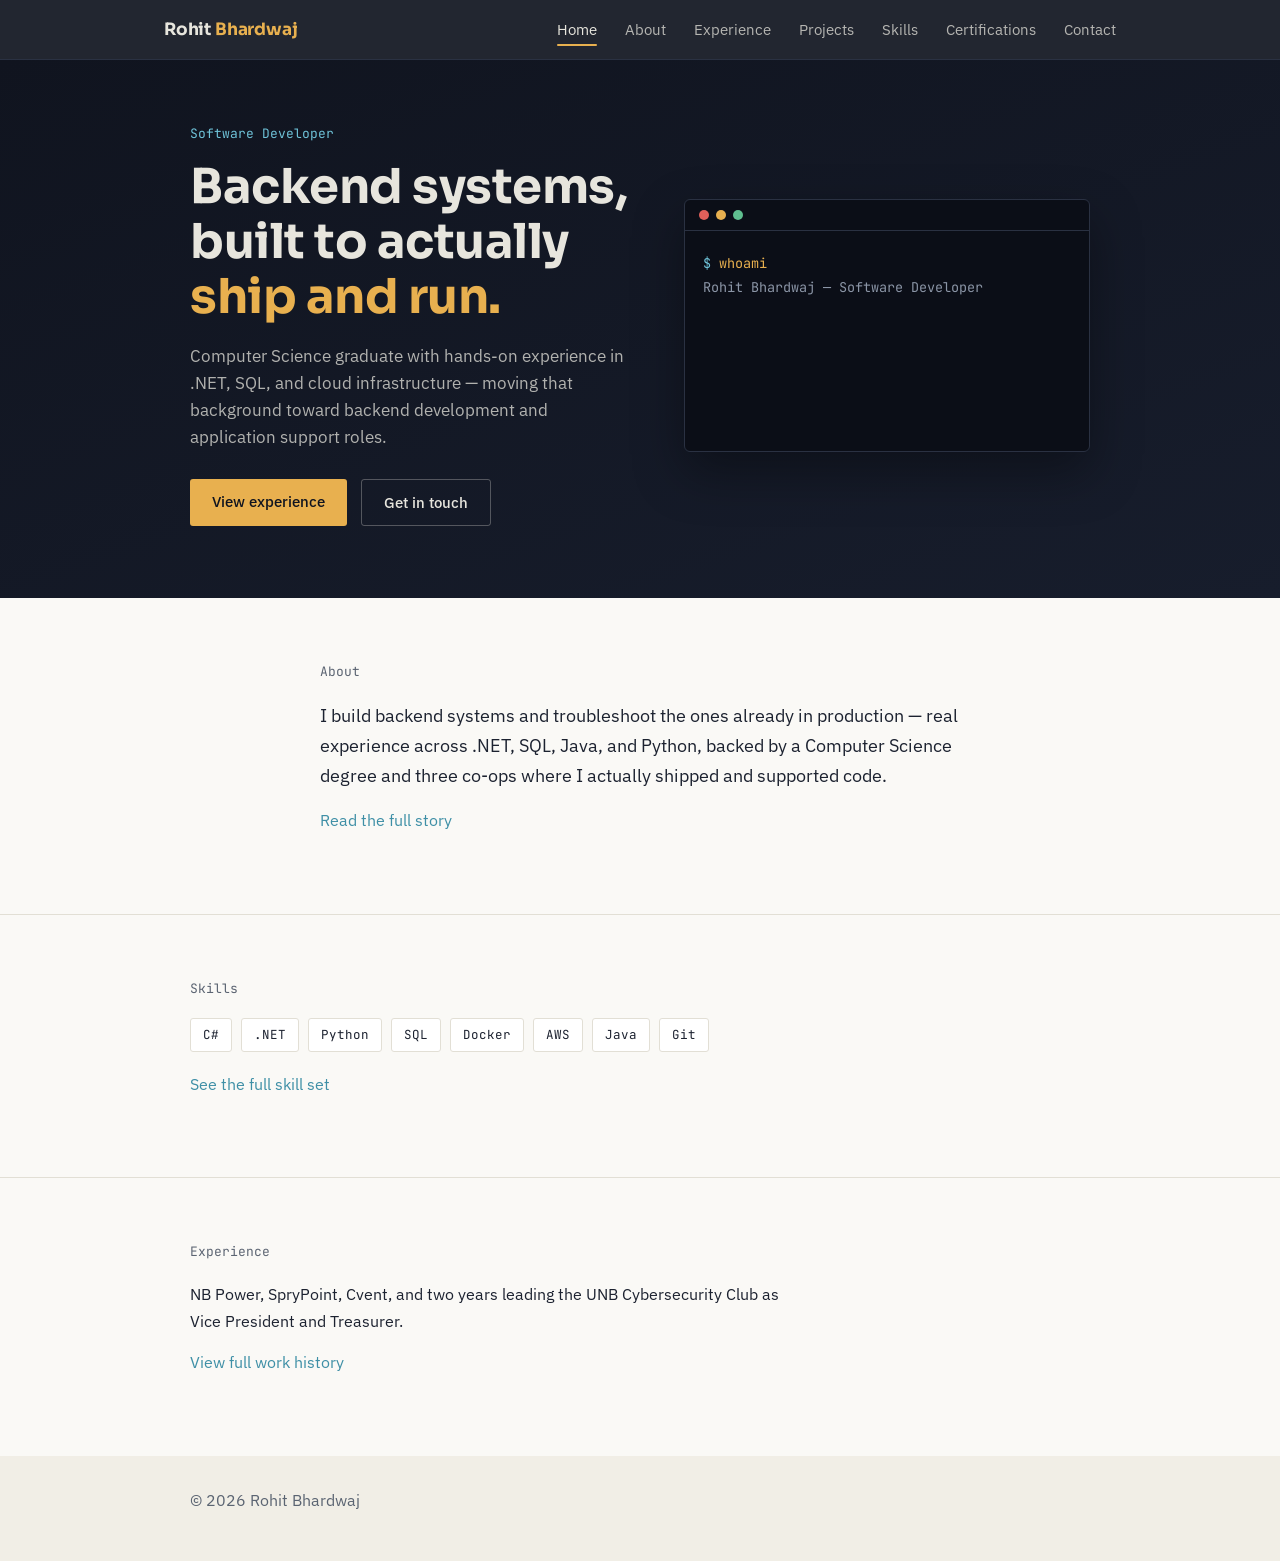
<file: index.html>
<!DOCTYPE html>
<html lang="en">
<head>
<meta charset="UTF-8">
<meta name="viewport" content="width=device-width, initial-scale=1.0">
<title>Rohit Bhardwaj — Software Developer</title>
<meta name="description" content="Rohit Bhardwaj: Software Developer focused on backend development, application support, and cloud & containers.">
<link rel="preconnect" href="https://fonts.googleapis.com">
<link rel="preconnect" href="https://fonts.gstatic.com" crossorigin>
<link href="https://fonts.googleapis.com/css2?family=Sora:wght@600;700&family=IBM+Plex+Sans:wght@400;500;600&family=JetBrains+Mono:wght@400;500&display=swap" rel="stylesheet">
<link rel="icon" href="favicon/favicon.svg" type="image/svg+xml">
<link rel="icon" href="favicon/favicon.ico" sizes="any">
<link rel="icon" href="favicon/favicon-16x16.png" sizes="16x16" type="image/png">
<link rel="icon" href="favicon/favicon-32x32.png" sizes="32x32" type="image/png">
<link rel="apple-touch-icon" href="favicon/apple-touch-icon.png">
<link rel="stylesheet" href="css/style.css">
</head>
<body>

<nav class="nav">
  <div class="nav-inner">
    <div class="nav-logo">Rohit <span>Bhardwaj</span></div>
    <ul class="nav-links">
      <li><a href="index.html" class="active">Home</a></li>
      <li><a href="about.html">About</a></li>
      <li><a href="experience.html">Experience</a></li>
      <li><a href="projects/index.html">Projects</a></li>
      <li><a href="skills.html">Skills</a></li>
      <li><a href="certifications.html">Certifications</a></li>
      <li><a href="contact.html">Contact</a></li>
    </ul>
    <button class="nav-toggle" aria-label="Toggle menu"><span></span><span></span><span></span></button>
  </div>
</nav>

<header class="hero">
  <div class="hero-inner">
    <div>
      <p class="hero-eyebrow">Software Developer</p>
      <h1 class="hero-title">Backend systems,<br>built to actually<br><span class="accent">ship and run.</span></h1>
      <p class="hero-sub">Computer Science graduate with hands-on experience in .NET, SQL, and cloud infrastructure — moving that background toward backend development and application support roles.</p>
      <div class="hero-actions">
        <a class="btn btn-primary" href="experience.html">View experience</a>
        <a class="btn btn-outline" href="contact.html">Get in touch</a>
      </div>
    </div>
    <div class="terminal">
      <div class="terminal-bar">
        <span class="terminal-dot red"></span>
        <span class="terminal-dot yellow"></span>
        <span class="terminal-dot green"></span>
      </div>
      <div class="terminal-body" id="terminal-body"></div>
    </div>
  </div>
</header>

<main>
  <section class="section" id="about">
    <div class="section-inner narrow">
      <p class="eyebrow-text">About</p>
      <p class="lead">
        I build backend systems and troubleshoot the ones already in production —
        real experience across .NET, SQL, Java, and Python, backed by a Computer
        Science degree and three co-ops where I actually shipped and supported code.
      </p>
      <p><a href="about.html">Read the full story</a></p>
    </div>
  </section>

  <section class="section" id="skills-teaser">
    <div class="section-inner">
      <p class="eyebrow-text">Skills</p>
      <ul class="pill-list">
        <li>C#</li><li>.NET</li><li>Python</li><li>SQL</li><li>Docker</li>
        <li>AWS</li><li>Java</li><li>Git</li>
      </ul>
      <p style="margin-top:20px;"><a href="skills.html">See the full skill set</a></p>
    </div>
  </section>

  <section class="section" id="experience-teaser">
    <div class="section-inner">
      <p class="eyebrow-text">Experience</p>
      <p class="lead" style="font-size:16px;">
        NB Power, SpryPoint, Cvent, and two years leading the UNB Cybersecurity Club
        as Vice President and Treasurer.
      </p>
      <p><a href="experience.html">View full work history</a></p>
    </div>
  </section>
</main>

<footer class="footer">
  <div class="section-inner">
    <span class="dim">&copy; 2026 Rohit Bhardwaj</span>
  </div>
</footer>

<script src="js/main.js"></script>
</body>
</html>
</file>
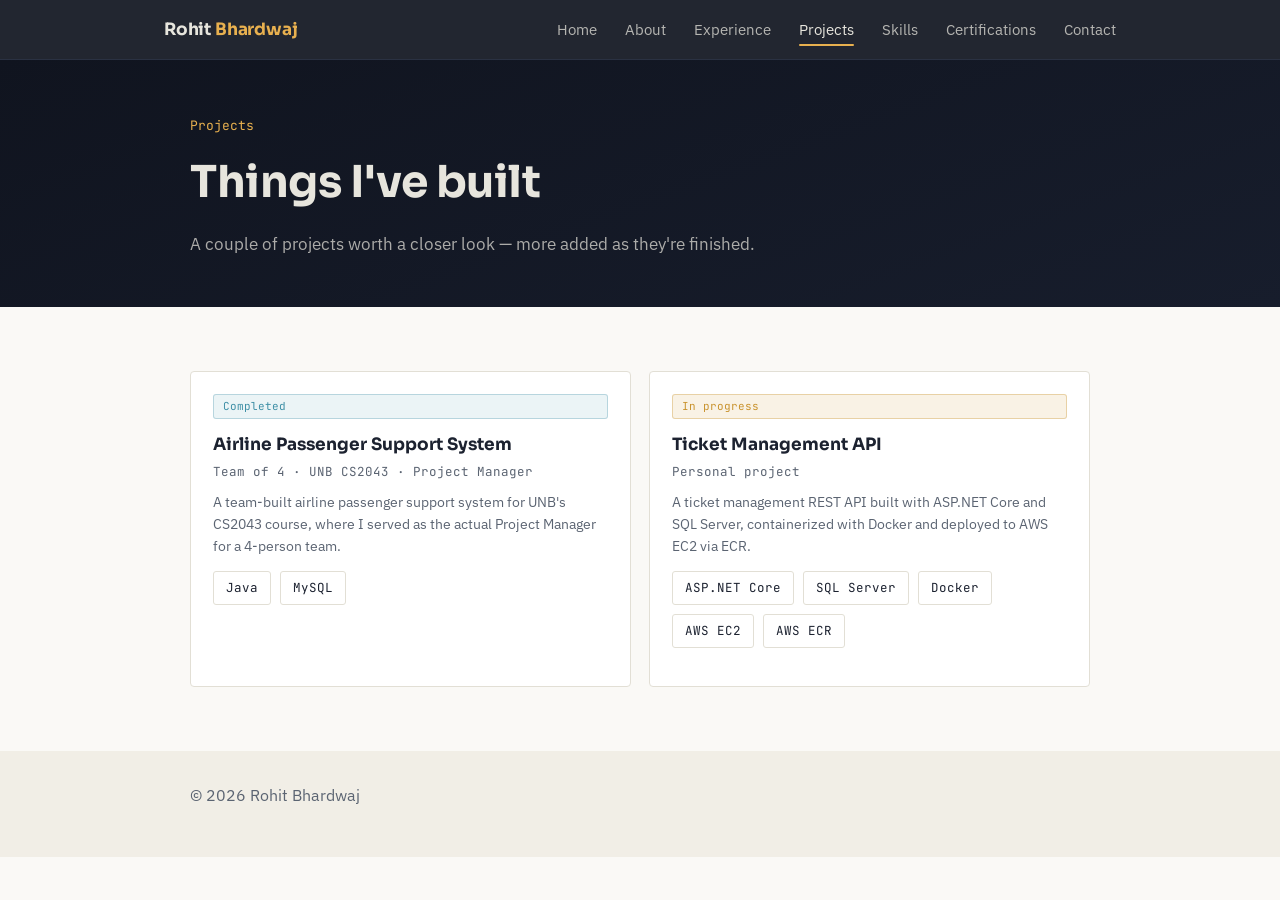
<file: projects/index.html>
<!DOCTYPE html>
<html lang="en">
<head>
<meta charset="UTF-8">
<meta name="viewport" content="width=device-width, initial-scale=1.0">
<title>Projects — Rohit Bhardwaj</title>
<link rel="preconnect" href="https://fonts.googleapis.com">
<link rel="preconnect" href="https://fonts.gstatic.com" crossorigin>
<link href="https://fonts.googleapis.com/css2?family=Sora:wght@600;700&family=IBM+Plex+Sans:wght@400;500;600&family=JetBrains+Mono:wght@400;500&display=swap" rel="stylesheet">
<link rel="icon" href="../favicon/favicon.svg" type="image/svg+xml">
<link rel="icon" href="../favicon/favicon.ico" sizes="any">
<link rel="icon" href="../favicon/favicon-16x16.png" sizes="16x16" type="image/png">
<link rel="icon" href="../favicon/favicon-32x32.png" sizes="32x32" type="image/png">
<link rel="apple-touch-icon" href="../favicon/apple-touch-icon.png">
<link rel="stylesheet" href="../css/style.css">
</head>
<body>

<nav class="nav">
  <div class="nav-inner">
    <div class="nav-logo">Rohit <span>Bhardwaj</span></div>
    <ul class="nav-links">
      <li><a href="../index.html">Home</a></li>
      <li><a href="../about.html">About</a></li>
      <li><a href="../experience.html">Experience</a></li>
      <li><a href="index.html" class="active">Projects</a></li>
      <li><a href="../skills.html">Skills</a></li>
      <li><a href="../certifications.html">Certifications</a></li>
      <li><a href="../contact.html">Contact</a></li>
    </ul>
    <button class="nav-toggle" aria-label="Toggle menu"><span></span><span></span><span></span></button>
  </div>
</nav>

<header class="page-header">
  <div class="page-header-inner">
    <p class="page-kicker">Projects</p>
    <h1 class="page-title">Things I've built</h1>
    <p class="page-lead">A couple of projects worth a closer look — more added as they're finished.</p>
  </div>
</header>

<main>
  <section class="section">
    <div class="section-inner">
      <div class="project-grid">

        <a class="project-card" href="airline-passenger-support.html">
          <span class="tag tag--done">Completed</span>
          <h3>Airline Passenger Support System</h3>
          <p class="timeline-meta">Team of 4 &middot; UNB CS2043 &middot; Project Manager</p>
          <p class="project-teaser">A team-built airline passenger support system for UNB's CS2043 course, where I served as the actual Project Manager for a 4-person team.</p>
          <ul class="pill-list">
            <li>Java</li><li>MySQL</li>
          </ul>
        </a>

        <a class="project-card" href="ticket-management-api.html">
          <span class="tag tag--progress">In progress</span>
          <h3>Ticket Management API</h3>
          <p class="timeline-meta">Personal project</p>
          <p class="project-teaser">A ticket management REST API built with ASP.NET Core and SQL Server, containerized with Docker and deployed to AWS EC2 via ECR.</p>
          <ul class="pill-list">
            <li>ASP.NET Core</li><li>SQL Server</li><li>Docker</li><li>AWS EC2</li><li>AWS ECR</li>
          </ul>
        </a>

      </div>
    </div>
  </section>
</main>

<footer class="footer">
  <div class="section-inner">
    <span class="dim">&copy; 2026 Rohit Bhardwaj</span>
  </div>
</footer>

<script src="../js/main.js"></script>
</body>
</html>
</file>
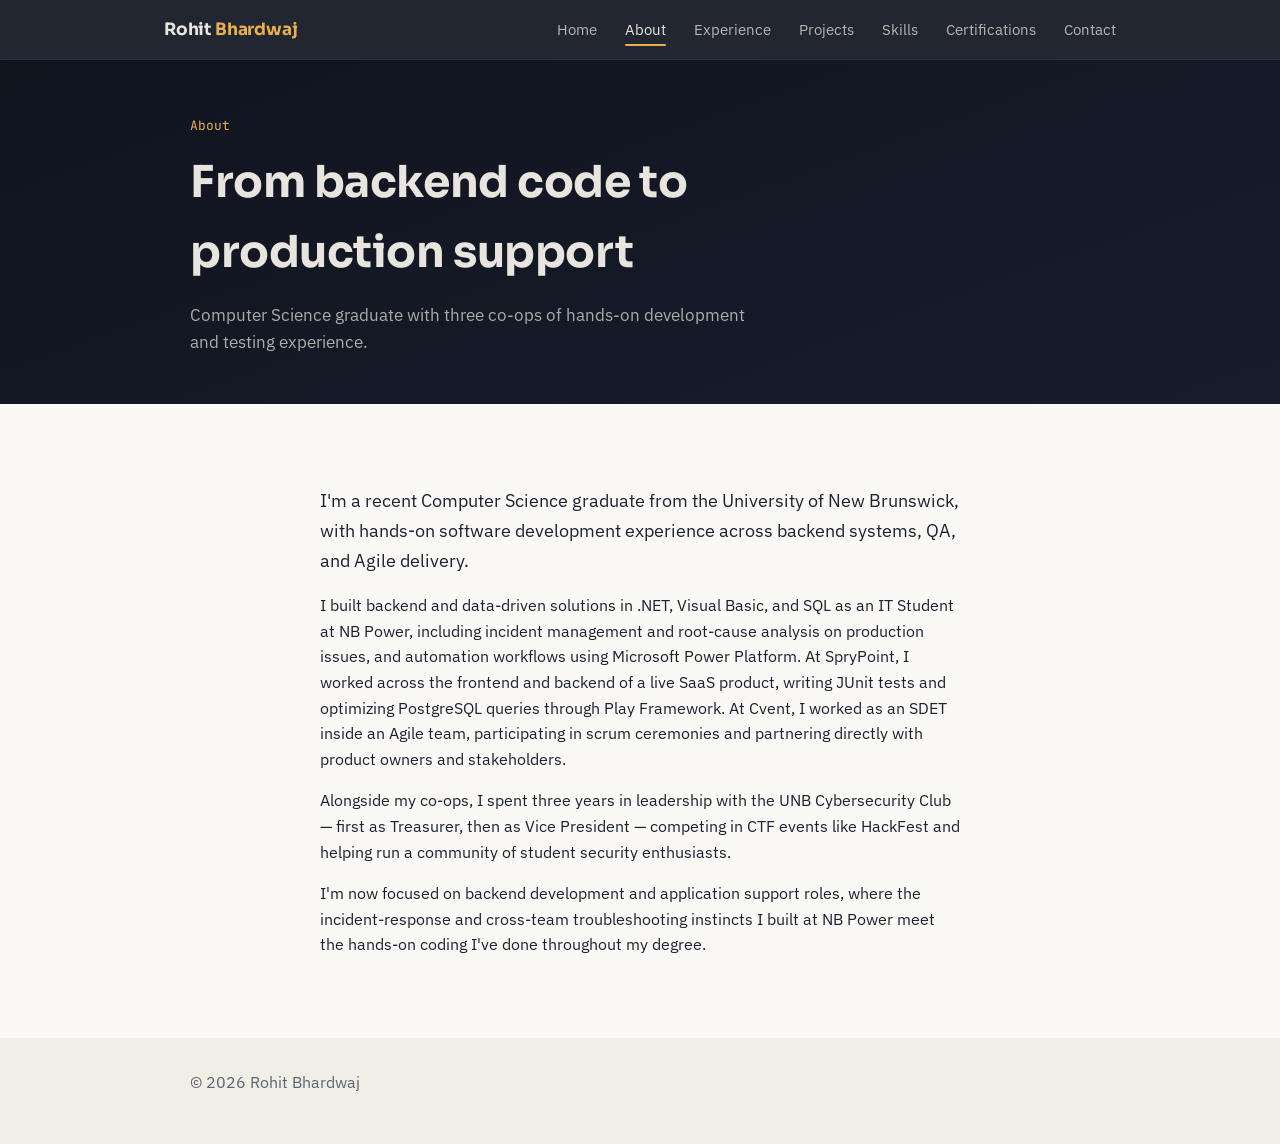
<file: about.html>
<!DOCTYPE html>
<html lang="en">
<head>
<meta charset="UTF-8">
<meta name="viewport" content="width=device-width, initial-scale=1.0">
<title>About — Rohit Bhardwaj</title>
<link rel="preconnect" href="https://fonts.googleapis.com">
<link rel="preconnect" href="https://fonts.gstatic.com" crossorigin>
<link href="https://fonts.googleapis.com/css2?family=Sora:wght@600;700&family=IBM+Plex+Sans:wght@400;500;600&family=JetBrains+Mono:wght@400;500&display=swap" rel="stylesheet">
<link rel="icon" href="favicon/favicon.svg" type="image/svg+xml">
<link rel="icon" href="favicon/favicon.ico" sizes="any">
<link rel="icon" href="favicon/favicon-16x16.png" sizes="16x16" type="image/png">
<link rel="icon" href="favicon/favicon-32x32.png" sizes="32x32" type="image/png">
<link rel="apple-touch-icon" href="favicon/apple-touch-icon.png">
<link rel="stylesheet" href="css/style.css">
</head>
<body>

<nav class="nav">
  <div class="nav-inner">
    <div class="nav-logo">Rohit <span>Bhardwaj</span></div>
    <ul class="nav-links">
      <li><a href="index.html">Home</a></li>
      <li><a href="about.html" class="active">About</a></li>
      <li><a href="experience.html">Experience</a></li>
      <li><a href="projects/index.html">Projects</a></li>
      <li><a href="skills.html">Skills</a></li>
      <li><a href="certifications.html">Certifications</a></li>
      <li><a href="contact.html">Contact</a></li>
    </ul>
    <button class="nav-toggle" aria-label="Toggle menu"><span></span><span></span><span></span></button>
  </div>
</nav>

<header class="page-header">
  <div class="page-header-inner">
    <p class="page-kicker">About</p>
    <h1 class="page-title">From backend code to production support</h1>
    <p class="page-lead">Computer Science graduate with three co-ops of hands-on development and testing experience.</p>
  </div>
</header>

<main>
  <section class="section">
    <div class="section-inner narrow">
      <p class="lead">
        I'm a recent Computer Science graduate from the University of New Brunswick,
        with hands-on software development experience across backend systems, QA,
        and Agile delivery.
      </p>
      <p>
        I built backend and data-driven solutions in .NET, Visual Basic, and SQL as
        an IT Student at NB Power, including incident management and root-cause
        analysis on production issues, and automation workflows using Microsoft
        Power Platform. At SpryPoint, I worked across the frontend and backend of a
        live SaaS product, writing JUnit tests and optimizing PostgreSQL queries
        through Play Framework. At Cvent, I worked as an SDET inside an Agile team,
        participating in scrum ceremonies and partnering directly with product
        owners and stakeholders.
      </p>
      <p>
        Alongside my co-ops, I spent three years in leadership with the UNB
        Cybersecurity Club — first as Treasurer, then as Vice President — competing
        in CTF events like HackFest and helping run a community of student security
        enthusiasts.
      </p>
      <p>
        I'm now focused on backend development and application support roles,
        where the incident-response and cross-team troubleshooting instincts I
        built at NB Power meet the hands-on coding I've done throughout my degree.
      </p>
    </div>
  </section>
</main>

<footer class="footer">
  <div class="section-inner">
    <span class="dim">&copy; 2026 Rohit Bhardwaj</span>
  </div>
</footer>

<script src="js/main.js"></script>
</body>
</html>
</file>
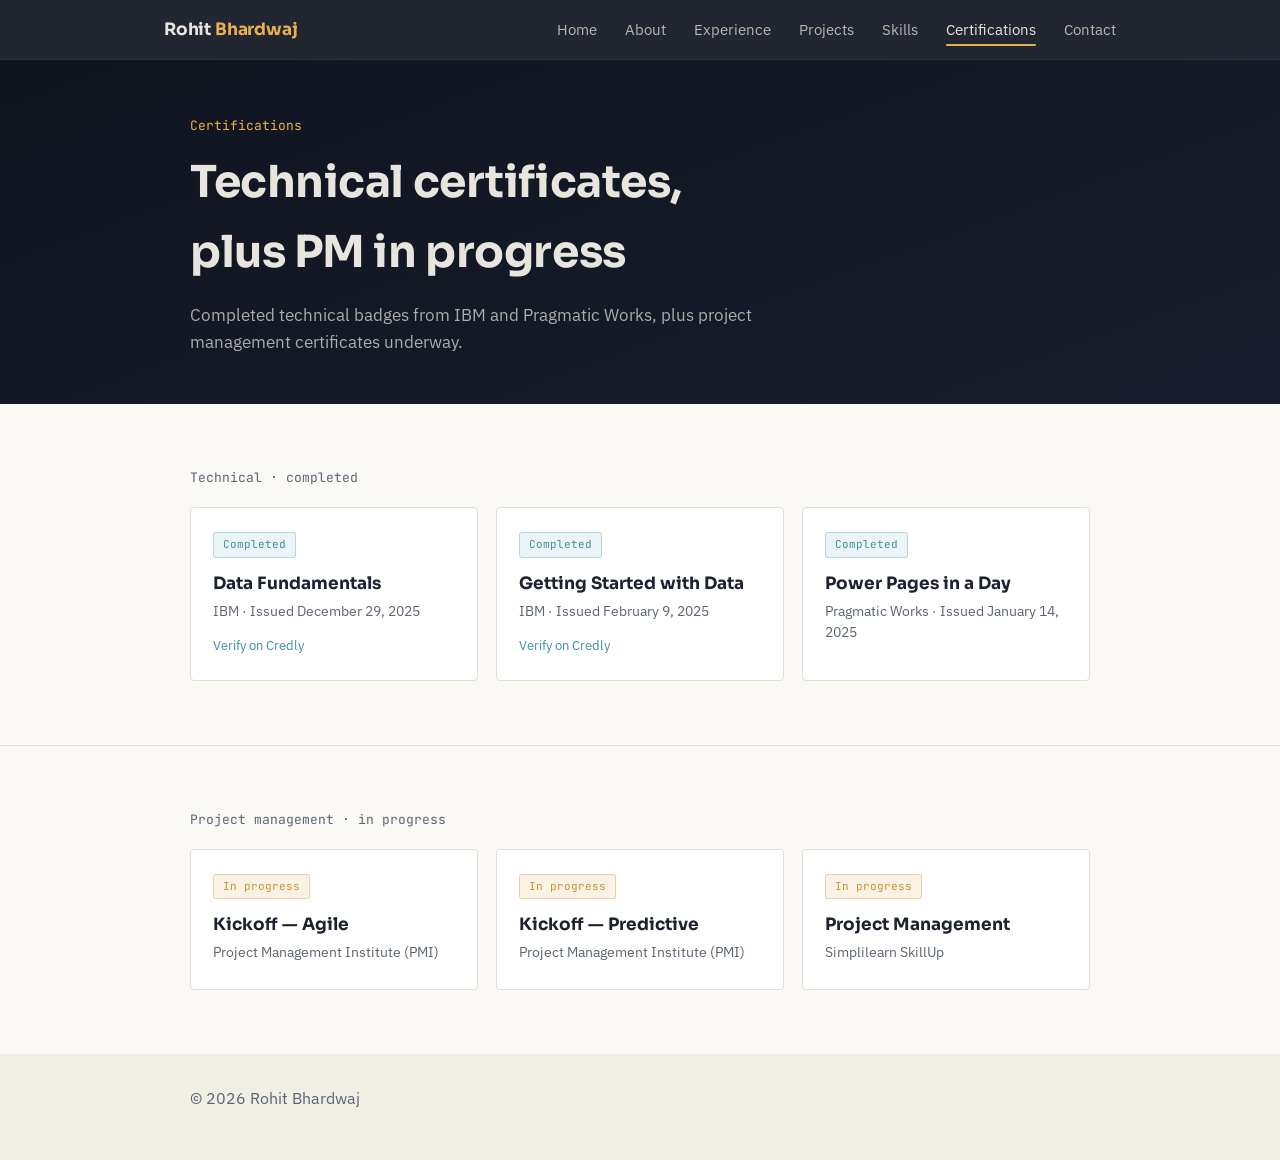
<file: certifications.html>
<!DOCTYPE html>
<html lang="en">
<head>
<meta charset="UTF-8">
<meta name="viewport" content="width=device-width, initial-scale=1.0">
<title>Certifications — Rohit Bhardwaj</title>
<link rel="preconnect" href="https://fonts.googleapis.com">
<link rel="preconnect" href="https://fonts.gstatic.com" crossorigin>
<link href="https://fonts.googleapis.com/css2?family=Sora:wght@600;700&family=IBM+Plex+Sans:wght@400;500;600&family=JetBrains+Mono:wght@400;500&display=swap" rel="stylesheet">
<link rel="icon" href="favicon/favicon.svg" type="image/svg+xml">
<link rel="icon" href="favicon/favicon.ico" sizes="any">
<link rel="icon" href="favicon/favicon-16x16.png" sizes="16x16" type="image/png">
<link rel="icon" href="favicon/favicon-32x32.png" sizes="32x32" type="image/png">
<link rel="apple-touch-icon" href="favicon/apple-touch-icon.png">
<link rel="stylesheet" href="css/style.css">
</head>
<body>

<nav class="nav">
  <div class="nav-inner">
    <div class="nav-logo">Rohit <span>Bhardwaj</span></div>
    <ul class="nav-links">
      <li><a href="index.html">Home</a></li>
      <li><a href="about.html">About</a></li>
      <li><a href="experience.html">Experience</a></li>
      <li><a href="projects/index.html">Projects</a></li>
      <li><a href="skills.html">Skills</a></li>
      <li><a href="certifications.html" class="active">Certifications</a></li>
      <li><a href="contact.html">Contact</a></li>
    </ul>
    <button class="nav-toggle" aria-label="Toggle menu"><span></span><span></span><span></span></button>
  </div>
</nav>

<header class="page-header">
  <div class="page-header-inner">
    <p class="page-kicker">Certifications</p>
    <h1 class="page-title">Technical certificates, plus PM in progress</h1>
    <p class="page-lead">Completed technical badges from IBM and Pragmatic Works, plus project management certificates underway.</p>
  </div>
</header>

<main>
  <section class="section">
    <div class="section-inner">
      <p class="eyebrow-text">Technical &middot; completed</p>
      <div class="cert-grid">
        <div class="cert-card">
          <span class="tag tag--done">Completed</span>
          <h3>Data Fundamentals</h3>
          <p>IBM &middot; Issued December 29, 2025</p>
          <a class="cert-verify" href="https://www.credly.com/badges/ed30230d-074c-455d-9aad-a63f718b35b6/public_url" target="_blank" rel="noopener">Verify on Credly</a>
        </div>
        <div class="cert-card">
          <span class="tag tag--done">Completed</span>
          <h3>Getting Started with Data</h3>
          <p>IBM &middot; Issued February 9, 2025</p>
          <a class="cert-verify" href="https://www.credly.com/badges/3ec3a2c6-5851-4d16-9c62-1bc7c3488972/public_url" target="_blank" rel="noopener">Verify on Credly</a>
        </div>
        <div class="cert-card">
          <span class="tag tag--done">Completed</span>
          <h3>Power Pages in a Day</h3>
          <p>Pragmatic Works &middot; Issued January 14, 2025</p>
        </div>
      </div>
    </div>
  </section>

  <section class="section">
    <div class="section-inner">
      <p class="eyebrow-text">Project management &middot; in progress</p>
      <div class="cert-grid">
        <div class="cert-card">
          <span class="tag tag--progress">In progress</span>
          <h3>Kickoff &mdash; Agile</h3>
          <p>Project Management Institute (PMI)</p>
        </div>
        <div class="cert-card">
          <span class="tag tag--progress">In progress</span>
          <h3>Kickoff &mdash; Predictive</h3>
          <p>Project Management Institute (PMI)</p>
        </div>
        <div class="cert-card">
          <span class="tag tag--progress">In progress</span>
          <h3>Project Management</h3>
          <p>Simplilearn SkillUp</p>
        </div>
      </div>
    </div>
  </section>
</main>

<footer class="footer">
  <div class="section-inner">
    <span class="dim">&copy; 2026 Rohit Bhardwaj</span>
  </div>
</footer>

<script src="js/main.js"></script>
</body>
</html>
</file>
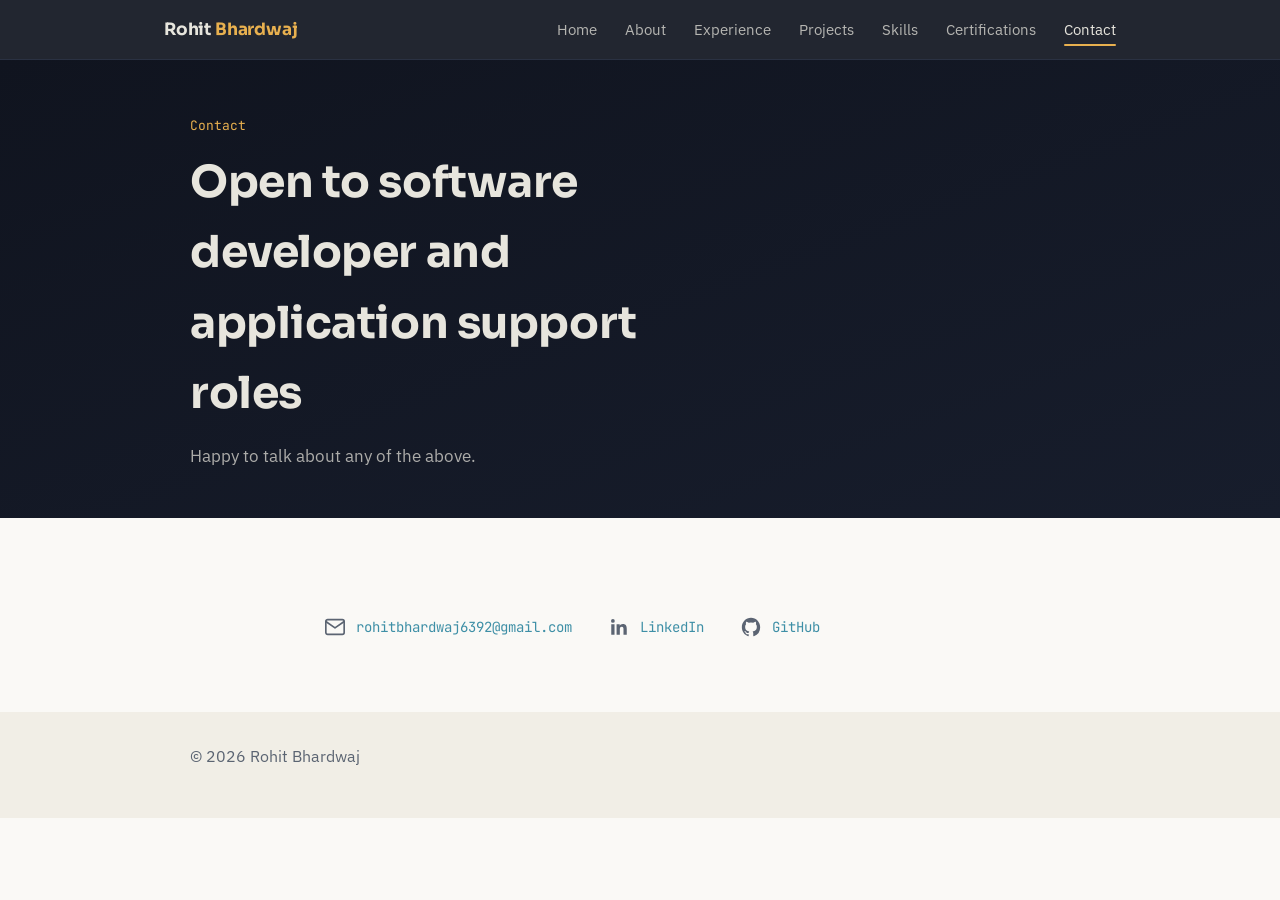
<file: contact.html>
<!DOCTYPE html>
<html lang="en">
<head>
<meta charset="UTF-8">
<meta name="viewport" content="width=device-width, initial-scale=1.0">
<title>Contact — Rohit Bhardwaj</title>
<link rel="preconnect" href="https://fonts.googleapis.com">
<link rel="preconnect" href="https://fonts.gstatic.com" crossorigin>
<link href="https://fonts.googleapis.com/css2?family=Sora:wght@600;700&family=IBM+Plex+Sans:wght@400;500;600&family=JetBrains+Mono:wght@400;500&display=swap" rel="stylesheet">
<link rel="icon" href="favicon/favicon.svg" type="image/svg+xml">
<link rel="icon" href="favicon/favicon.ico" sizes="any">
<link rel="icon" href="favicon/favicon-16x16.png" sizes="16x16" type="image/png">
<link rel="icon" href="favicon/favicon-32x32.png" sizes="32x32" type="image/png">
<link rel="apple-touch-icon" href="favicon/apple-touch-icon.png">
<link rel="stylesheet" href="css/style.css">
</head>
<body>

<nav class="nav">
  <div class="nav-inner">
    <div class="nav-logo">Rohit <span>Bhardwaj</span></div>
    <ul class="nav-links">
      <li><a href="index.html">Home</a></li>
      <li><a href="about.html">About</a></li>
      <li><a href="experience.html">Experience</a></li>
      <li><a href="projects/index.html">Projects</a></li>
      <li><a href="skills.html">Skills</a></li>
      <li><a href="certifications.html">Certifications</a></li>
      <li><a href="contact.html" class="active">Contact</a></li>
    </ul>
    <button class="nav-toggle" aria-label="Toggle menu"><span></span><span></span><span></span></button>
  </div>
</nav>

<header class="page-header">
  <div class="page-header-inner">
    <p class="page-kicker">Contact</p>
    <h1 class="page-title">Open to software developer and application support roles</h1>
    <p class="page-lead">Happy to talk about any of the above.</p>
  </div>
</header>

<main>
  <section class="section">
    <div class="section-inner narrow">
      <div class="contact-links">
        <a class="contact-link" href="mailto:rohitbhardwaj6392@gmail.com">
          <svg viewBox="0 0 24 24" fill="none" stroke="currentColor" stroke-width="1.8" stroke-linecap="round" stroke-linejoin="round"><path d="M4 4h16c1.1 0 2 .9 2 2v12c0 1.1-.9 2-2 2H4c-1.1 0-2-.9-2-2V6c0-1.1.9-2 2-2z"/><path d="m22 6-10 7L2 6"/></svg>
          <span>rohitbhardwaj6392@gmail.com</span>
        </a>
        <a class="contact-link" href="https://www.linkedin.com/in/rohit-bhardwaj08/" target="_blank" rel="noopener">
          <svg viewBox="0 0 24 24" fill="currentColor"><path d="M20.45 20.45h-3.55v-5.57c0-1.33-.02-3.04-1.85-3.04-1.85 0-2.14 1.45-2.14 2.94v5.67H9.36V9h3.41v1.56h.05c.48-.9 1.64-1.85 3.38-1.85 3.6 0 4.27 2.37 4.27 5.46v6.28zM5.34 7.43a2.06 2.06 0 1 1 0-4.12 2.06 2.06 0 0 1 0 4.12zM7.12 20.45H3.56V9h3.56v11.45z"/></svg>
          <span>LinkedIn</span>
        </a>
        <a class="contact-link" href="https://github.com/Rohit-B08" target="_blank" rel="noopener">
          <svg viewBox="0 0 24 24" fill="currentColor"><path d="M12 2C6.48 2 2 6.58 2 12.25c0 4.53 2.87 8.37 6.84 9.73.5.1.68-.22.68-.49 0-.24-.01-.87-.01-1.71-2.78.62-3.37-1.36-3.37-1.36-.45-1.18-1.11-1.49-1.11-1.49-.91-.64.07-.63.07-.63 1 .07 1.53 1.06 1.53 1.06.89 1.56 2.34 1.11 2.91.85.09-.66.35-1.11.63-1.37-2.22-.26-4.56-1.14-4.56-5.06 0-1.12.39-2.03 1.03-2.75-.1-.26-.45-1.31.1-2.73 0 0 .84-.28 2.75 1.05a9.3 9.3 0 0 1 5 0c1.91-1.33 2.75-1.05 2.75-1.05.55 1.42.2 2.47.1 2.73.64.72 1.03 1.63 1.03 2.75 0 3.93-2.34 4.79-4.57 5.05.36.32.68.94.68 1.9 0 1.37-.01 2.47-.01 2.81 0 .27.18.6.69.49A10.26 10.26 0 0 0 22 12.25C22 6.58 17.52 2 12 2z"/></svg>
          <span>GitHub</span>
        </a>
      </div>
    </div>
  </section>
</main>

<footer class="footer">
  <div class="section-inner">
    <span class="dim">&copy; 2026 Rohit Bhardwaj</span>
  </div>
</footer>

<script src="js/main.js"></script>
</body>
</html>
</file>
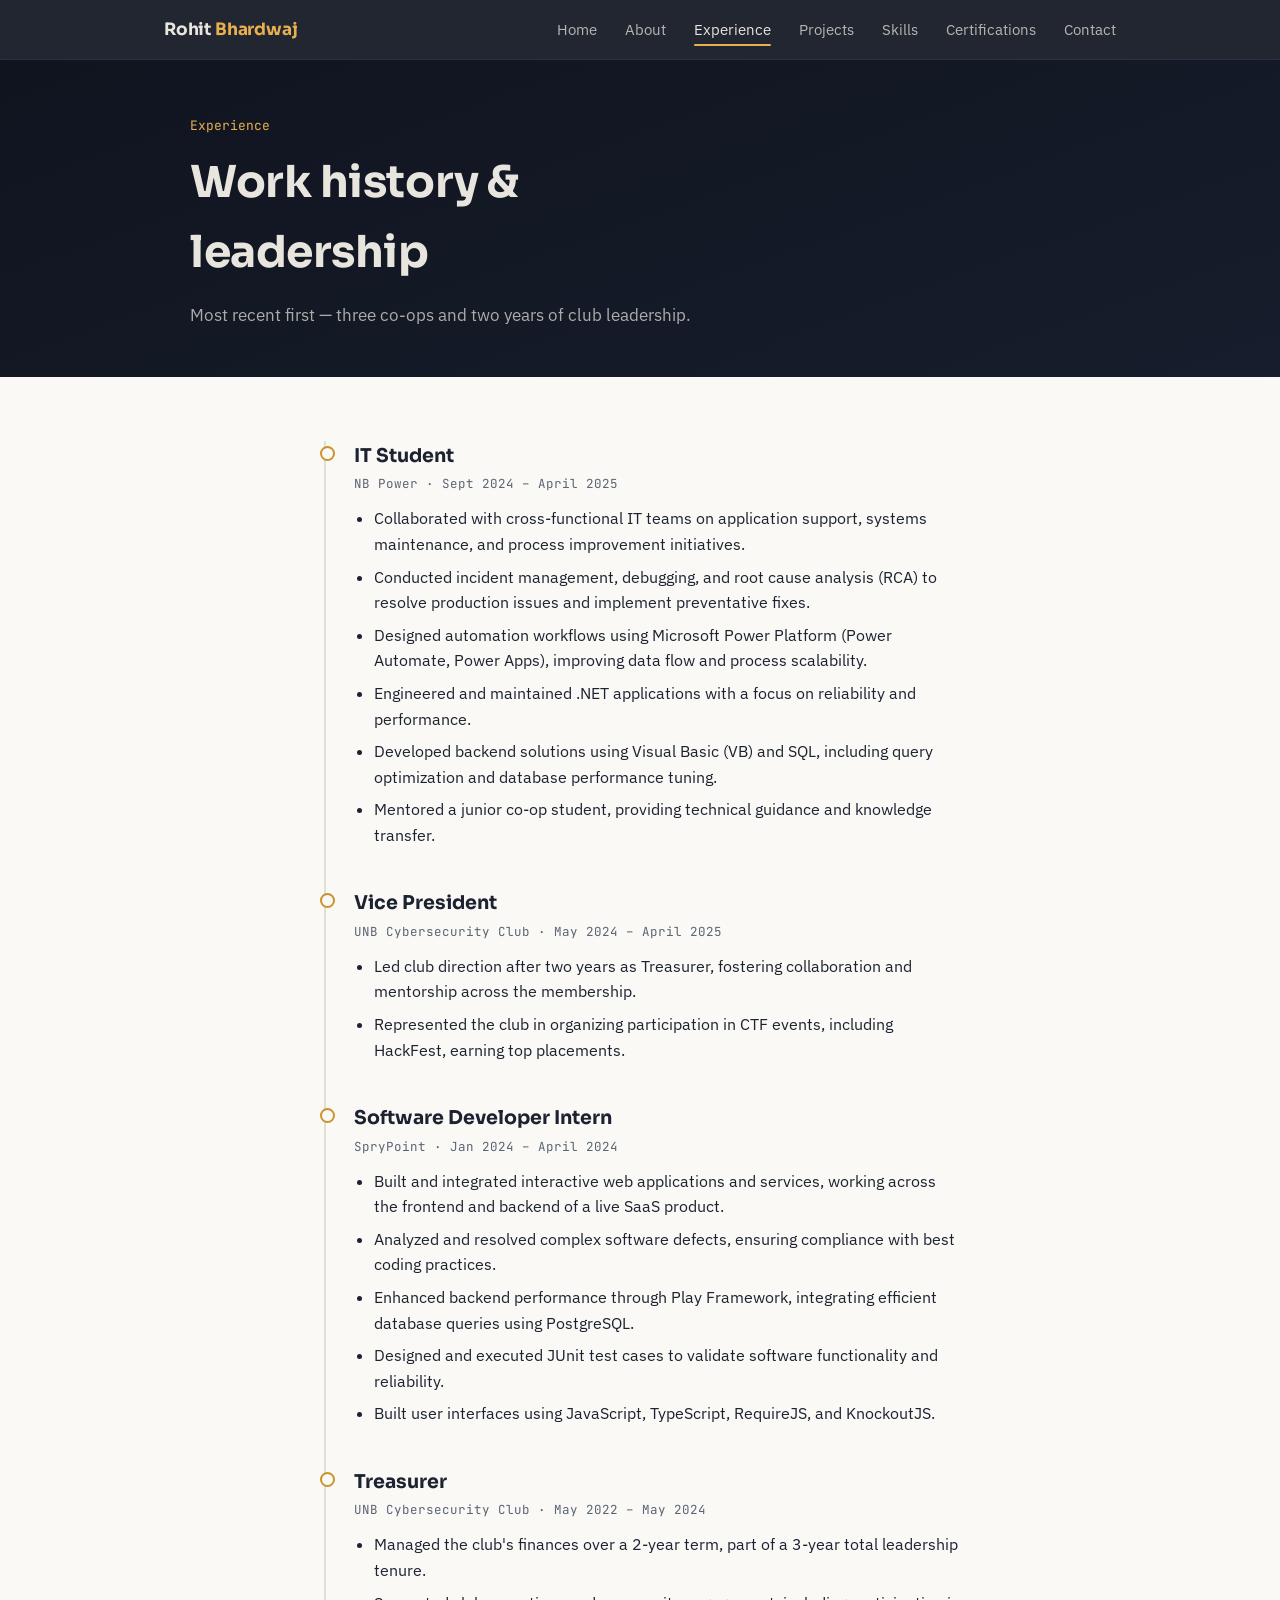
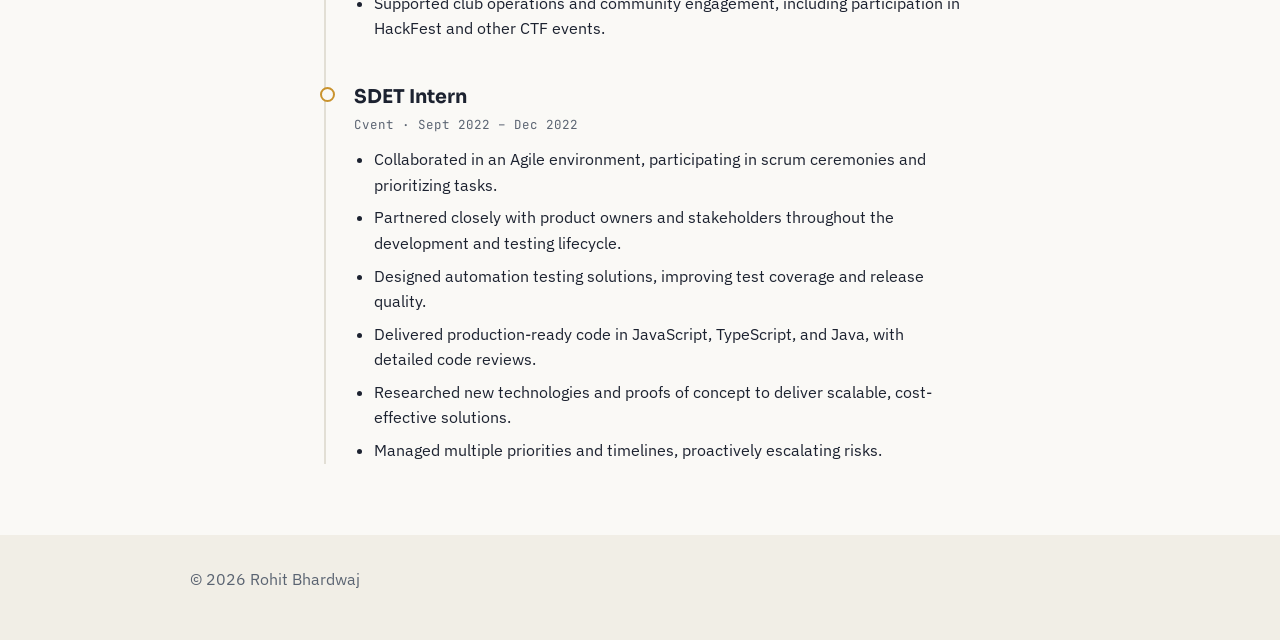
<file: experience.html>
<!DOCTYPE html>
<html lang="en">
<head>
<meta charset="UTF-8">
<meta name="viewport" content="width=device-width, initial-scale=1.0">
<title>Experience — Rohit Bhardwaj</title>
<link rel="preconnect" href="https://fonts.googleapis.com">
<link rel="preconnect" href="https://fonts.gstatic.com" crossorigin>
<link href="https://fonts.googleapis.com/css2?family=Sora:wght@600;700&family=IBM+Plex+Sans:wght@400;500;600&family=JetBrains+Mono:wght@400;500&display=swap" rel="stylesheet">
<link rel="icon" href="favicon/favicon.svg" type="image/svg+xml">
<link rel="icon" href="favicon/favicon.ico" sizes="any">
<link rel="icon" href="favicon/favicon-16x16.png" sizes="16x16" type="image/png">
<link rel="icon" href="favicon/favicon-32x32.png" sizes="32x32" type="image/png">
<link rel="apple-touch-icon" href="favicon/apple-touch-icon.png">
<link rel="stylesheet" href="css/style.css">
</head>
<body>

<nav class="nav">
  <div class="nav-inner">
    <div class="nav-logo">Rohit <span>Bhardwaj</span></div>
    <ul class="nav-links">
      <li><a href="index.html">Home</a></li>
      <li><a href="about.html">About</a></li>
      <li><a href="experience.html" class="active">Experience</a></li>
      <li><a href="projects/index.html">Projects</a></li>
      <li><a href="skills.html">Skills</a></li>
      <li><a href="certifications.html">Certifications</a></li>
      <li><a href="contact.html">Contact</a></li>
    </ul>
    <button class="nav-toggle" aria-label="Toggle menu"><span></span><span></span><span></span></button>
  </div>
</nav>

<header class="page-header">
  <div class="page-header-inner">
    <p class="page-kicker">Experience</p>
    <h1 class="page-title">Work history & leadership</h1>
    <p class="page-lead">Most recent first — three co-ops and two years of club leadership.</p>
  </div>
</header>

<main>
  <section class="section">
    <div class="section-inner narrow">
      <div class="timeline">

        <div class="timeline-entry">
          <h3>IT Student</h3>
          <p class="timeline-meta">NB Power &middot; Sept 2024 &ndash; April 2025</p>
          <ul>
            <li>Collaborated with cross-functional IT teams on application support, systems maintenance, and process improvement initiatives.</li>
            <li>Conducted incident management, debugging, and root cause analysis (RCA) to resolve production issues and implement preventative fixes.</li>
            <li>Designed automation workflows using Microsoft Power Platform (Power Automate, Power Apps), improving data flow and process scalability.</li>
            <li>Engineered and maintained .NET applications with a focus on reliability and performance.</li>
            <li>Developed backend solutions using Visual Basic (VB) and SQL, including query optimization and database performance tuning.</li>
            <li>Mentored a junior co-op student, providing technical guidance and knowledge transfer.</li>
          </ul>
        </div>

        <div class="timeline-entry">
          <h3>Vice President</h3>
          <p class="timeline-meta">UNB Cybersecurity Club &middot; May 2024 &ndash; April 2025</p>
          <ul>
            <li>Led club direction after two years as Treasurer, fostering collaboration and mentorship across the membership.</li>
            <li>Represented the club in organizing participation in CTF events, including HackFest, earning top placements.</li>
          </ul>
        </div>

        <div class="timeline-entry">
          <h3>Software Developer Intern</h3>
          <p class="timeline-meta">SpryPoint &middot; Jan 2024 &ndash; April 2024</p>
          <ul>
            <li>Built and integrated interactive web applications and services, working across the frontend and backend of a live SaaS product.</li>
            <li>Analyzed and resolved complex software defects, ensuring compliance with best coding practices.</li>
            <li>Enhanced backend performance through Play Framework, integrating efficient database queries using PostgreSQL.</li>
            <li>Designed and executed JUnit test cases to validate software functionality and reliability.</li>
            <li>Built user interfaces using JavaScript, TypeScript, RequireJS, and KnockoutJS.</li>
          </ul>
        </div>

        <div class="timeline-entry">
          <h3>Treasurer</h3>
          <p class="timeline-meta">UNB Cybersecurity Club &middot; May 2022 &ndash; May 2024</p>
          <ul>
            <li>Managed the club's finances over a 2-year term, part of a 3-year total leadership tenure.</li>
            <li>Supported club operations and community engagement, including participation in HackFest and other CTF events.</li>
          </ul>
        </div>

        <div class="timeline-entry">
          <h3>SDET Intern</h3>
          <p class="timeline-meta">Cvent &middot; Sept 2022 &ndash; Dec 2022</p>
          <ul>
            <li>Collaborated in an Agile environment, participating in scrum ceremonies and prioritizing tasks.</li>
            <li>Partnered closely with product owners and stakeholders throughout the development and testing lifecycle.</li>
            <li>Designed automation testing solutions, improving test coverage and release quality.</li>
            <li>Delivered production-ready code in JavaScript, TypeScript, and Java, with detailed code reviews.</li>
            <li>Researched new technologies and proofs of concept to deliver scalable, cost-effective solutions.</li>
            <li>Managed multiple priorities and timelines, proactively escalating risks.</li>
          </ul>
        </div>

      </div>
    </div>
  </section>
</main>

<footer class="footer">
  <div class="section-inner">
    <span class="dim">&copy; 2026 Rohit Bhardwaj</span>
  </div>
</footer>

<script src="js/main.js"></script>
</body>
</html>
</file>
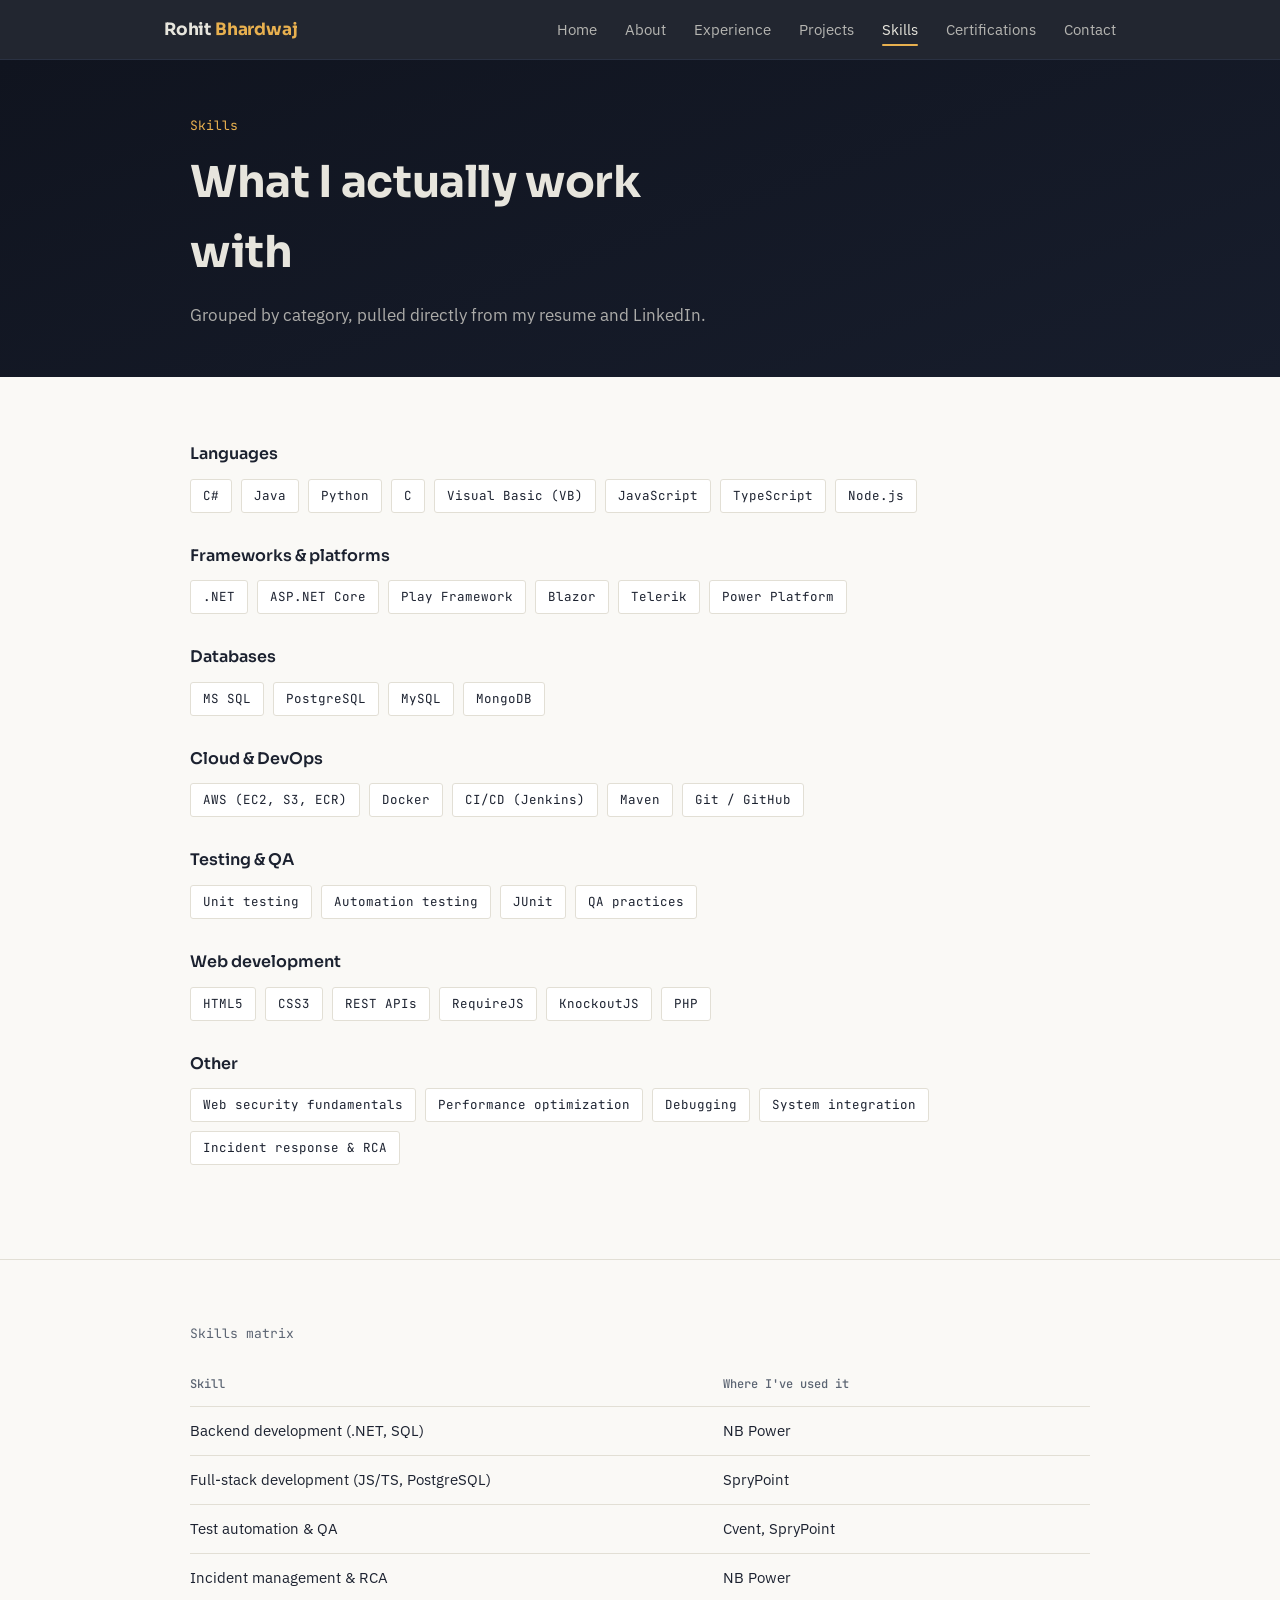
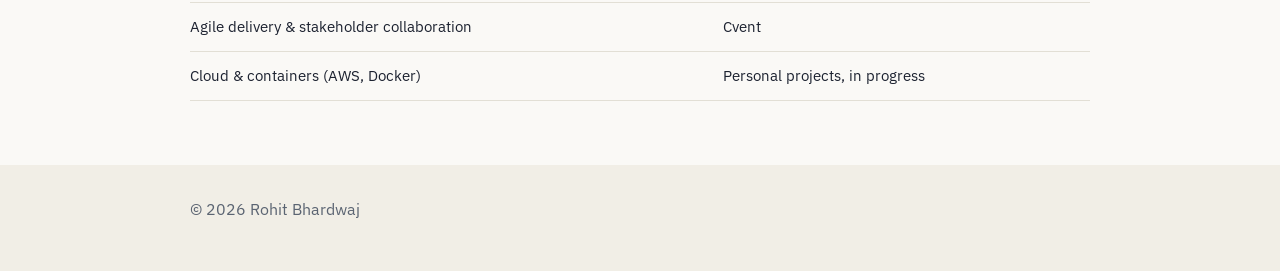
<file: skills.html>
<!DOCTYPE html>
<html lang="en">
<head>
<meta charset="UTF-8">
<meta name="viewport" content="width=device-width, initial-scale=1.0">
<title>Skills — Rohit Bhardwaj</title>
<link rel="preconnect" href="https://fonts.googleapis.com">
<link rel="preconnect" href="https://fonts.gstatic.com" crossorigin>
<link href="https://fonts.googleapis.com/css2?family=Sora:wght@600;700&family=IBM+Plex+Sans:wght@400;500;600&family=JetBrains+Mono:wght@400;500&display=swap" rel="stylesheet">
<link rel="icon" href="favicon/favicon.svg" type="image/svg+xml">
<link rel="icon" href="favicon/favicon.ico" sizes="any">
<link rel="icon" href="favicon/favicon-16x16.png" sizes="16x16" type="image/png">
<link rel="icon" href="favicon/favicon-32x32.png" sizes="32x32" type="image/png">
<link rel="apple-touch-icon" href="favicon/apple-touch-icon.png">
<link rel="stylesheet" href="css/style.css">
</head>
<body>

<nav class="nav">
  <div class="nav-inner">
    <div class="nav-logo">Rohit <span>Bhardwaj</span></div>
    <ul class="nav-links">
      <li><a href="index.html">Home</a></li>
      <li><a href="about.html">About</a></li>
      <li><a href="experience.html">Experience</a></li>
      <li><a href="projects/index.html">Projects</a></li>
      <li><a href="skills.html" class="active">Skills</a></li>
      <li><a href="certifications.html">Certifications</a></li>
      <li><a href="contact.html">Contact</a></li>
    </ul>
    <button class="nav-toggle" aria-label="Toggle menu"><span></span><span></span><span></span></button>
  </div>
</nav>

<header class="page-header">
  <div class="page-header-inner">
    <p class="page-kicker">Skills</p>
    <h1 class="page-title">What I actually work with</h1>
    <p class="page-lead">Grouped by category, pulled directly from my resume and LinkedIn.</p>
  </div>
</header>

<main>
  <section class="section">
    <div class="section-inner">

      <div class="skill-group">
        <h3>Languages</h3>
        <ul class="pill-list">
          <li>C#</li><li>Java</li><li>Python</li><li>C</li><li>Visual Basic (VB)</li>
          <li>JavaScript</li><li>TypeScript</li><li>Node.js</li>
        </ul>
      </div>

      <div class="skill-group">
        <h3>Frameworks &amp; platforms</h3>
        <ul class="pill-list">
          <li>.NET</li><li>ASP.NET Core</li><li>Play Framework</li><li>Blazor</li>
          <li>Telerik</li><li>Power Platform</li>
        </ul>
      </div>

      <div class="skill-group">
        <h3>Databases</h3>
        <ul class="pill-list">
          <li>MS SQL</li><li>PostgreSQL</li><li>MySQL</li><li>MongoDB</li>
        </ul>
      </div>

      <div class="skill-group">
        <h3>Cloud &amp; DevOps</h3>
        <ul class="pill-list">
          <li>AWS (EC2, S3, ECR)</li><li>Docker</li><li>CI/CD (Jenkins)</li>
          <li>Maven</li><li>Git / GitHub</li>
        </ul>
      </div>

      <div class="skill-group">
        <h3>Testing &amp; QA</h3>
        <ul class="pill-list">
          <li>Unit testing</li><li>Automation testing</li><li>JUnit</li><li>QA practices</li>
        </ul>
      </div>

      <div class="skill-group">
        <h3>Web development</h3>
        <ul class="pill-list">
          <li>HTML5</li><li>CSS3</li><li>REST APIs</li><li>RequireJS</li>
          <li>KnockoutJS</li><li>PHP</li>
        </ul>
      </div>

      <div class="skill-group">
        <h3>Other</h3>
        <ul class="pill-list">
          <li>Web security fundamentals</li><li>Performance optimization</li>
          <li>Debugging</li><li>System integration</li><li>Incident response &amp; RCA</li>
        </ul>
      </div>

    </div>
  </section>

  <section class="section">
    <div class="section-inner">
      <p class="eyebrow-text">Skills matrix</p>
      <table class="matrix-table">
        <thead>
          <tr><th>Skill</th><th>Where I've used it</th></tr>
        </thead>
        <tbody>
          <tr><td>Backend development (.NET, SQL)</td><td>NB Power</td></tr>
          <tr><td>Full-stack development (JS/TS, PostgreSQL)</td><td>SpryPoint</td></tr>
          <tr><td>Test automation &amp; QA</td><td>Cvent, SpryPoint</td></tr>
          <tr><td>Incident management &amp; RCA</td><td>NB Power</td></tr>
          <tr><td>Agile delivery &amp; stakeholder collaboration</td><td>Cvent</td></tr>
          <tr><td>Cloud &amp; containers (AWS, Docker)</td><td>Personal projects, in progress</td></tr>
        </tbody>
      </table>
    </div>
  </section>
</main>

<footer class="footer">
  <div class="section-inner">
    <span class="dim">&copy; 2026 Rohit Bhardwaj</span>
  </div>
</footer>

<script src="js/main.js"></script>
</body>
</html>
</file>
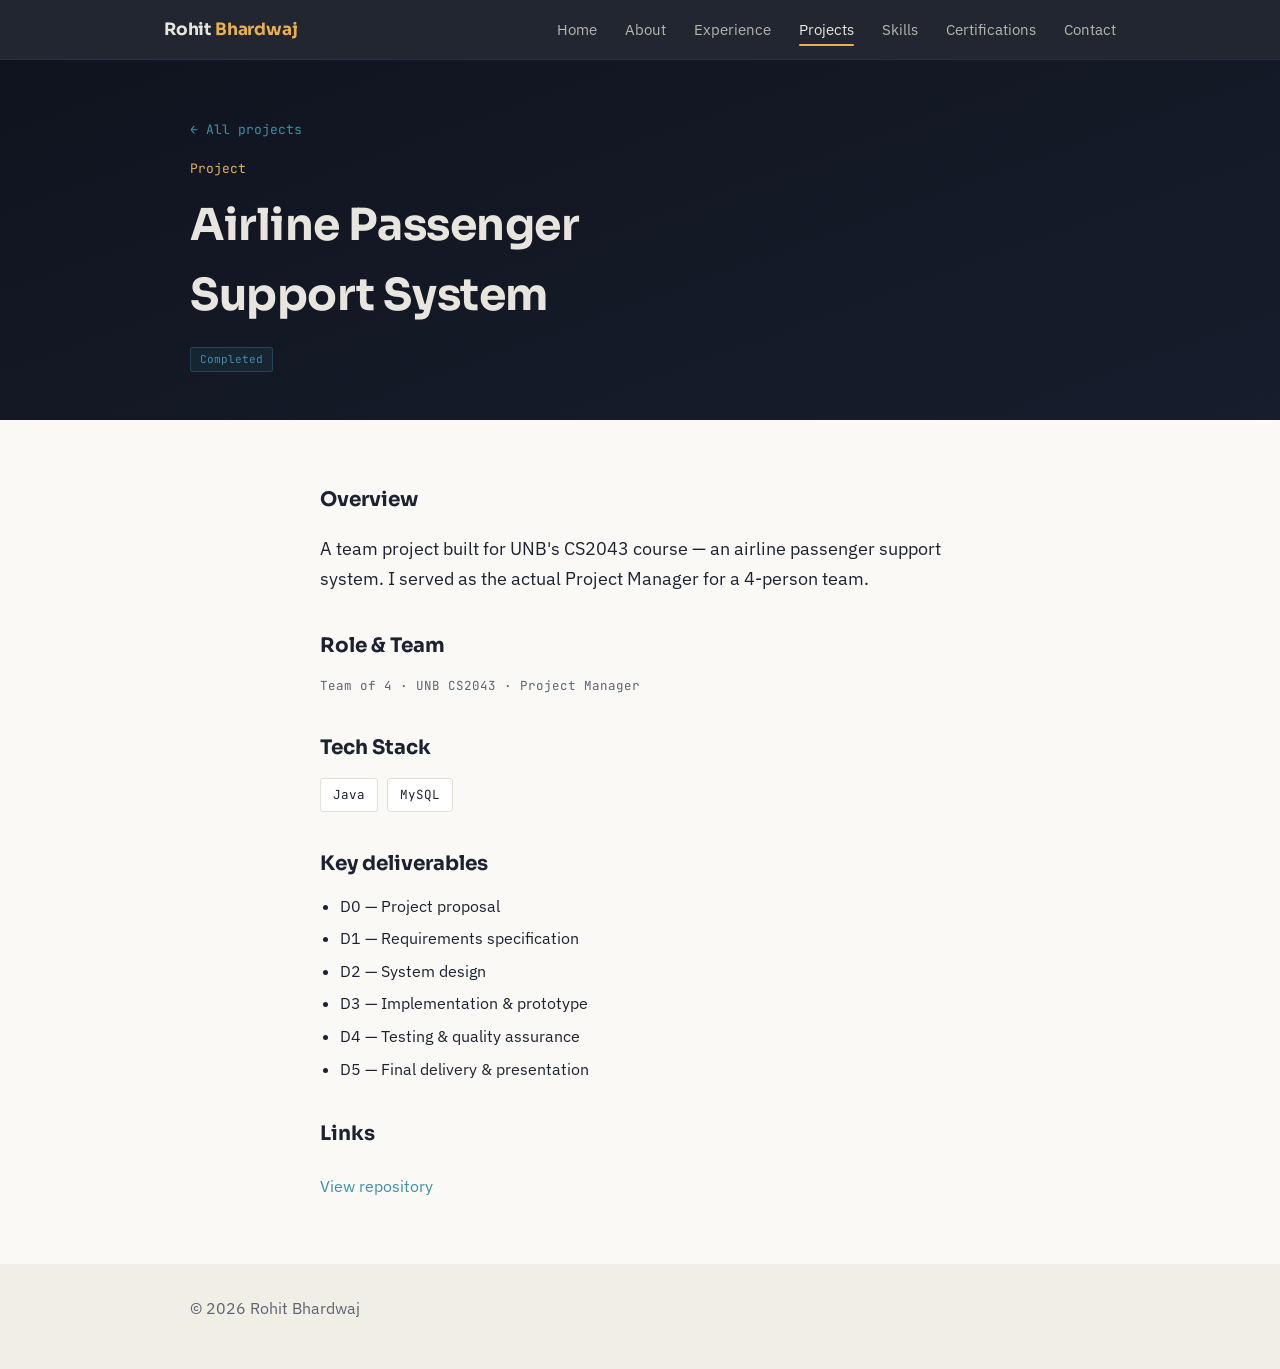
<file: projects/airline-passenger-support.html>
<!DOCTYPE html>
<html lang="en">
<head>
<meta charset="UTF-8">
<meta name="viewport" content="width=device-width, initial-scale=1.0">
<title>Airline Passenger Support System — Rohit Bhardwaj</title>
<link rel="preconnect" href="https://fonts.googleapis.com">
<link rel="preconnect" href="https://fonts.gstatic.com" crossorigin>
<link href="https://fonts.googleapis.com/css2?family=Sora:wght@600;700&family=IBM+Plex+Sans:wght@400;500;600&family=JetBrains+Mono:wght@400;500&display=swap" rel="stylesheet">
<link rel="icon" href="../favicon/favicon.svg" type="image/svg+xml">
<link rel="icon" href="../favicon/favicon.ico" sizes="any">
<link rel="icon" href="../favicon/favicon-16x16.png" sizes="16x16" type="image/png">
<link rel="icon" href="../favicon/favicon-32x32.png" sizes="32x32" type="image/png">
<link rel="apple-touch-icon" href="../favicon/apple-touch-icon.png">
<link rel="stylesheet" href="../css/style.css">
</head>
<body>

<nav class="nav">
  <div class="nav-inner">
    <div class="nav-logo">Rohit <span>Bhardwaj</span></div>
    <ul class="nav-links">
      <li><a href="../index.html">Home</a></li>
      <li><a href="../about.html">About</a></li>
      <li><a href="../experience.html">Experience</a></li>
      <li><a href="index.html" class="active">Projects</a></li>
      <li><a href="../skills.html">Skills</a></li>
      <li><a href="../certifications.html">Certifications</a></li>
      <li><a href="../contact.html">Contact</a></li>
    </ul>
    <button class="nav-toggle" aria-label="Toggle menu"><span></span><span></span><span></span></button>
  </div>
</nav>

<header class="page-header">
  <div class="page-header-inner">
    <a class="project-detail-back" href="index.html">&larr; All projects</a>
    <p class="page-kicker">Project</p>
    <h1 class="page-title">Airline Passenger Support System</h1>
    <p class="project-detail-status"><span class="tag tag--done">Completed</span></p>
  </div>
</header>

<main>
  <section class="section">
    <div class="section-inner narrow">

      <div class="project-section">
        <h2>Overview</h2>
        <p class="lead">
          A team project built for UNB's CS2043 course — an airline passenger
          support system. I served as the actual Project Manager for a
          4-person team.
        </p>
      </div>

      <div class="project-section">
        <h2>Role &amp; Team</h2>
        <p class="timeline-meta">Team of 4 &middot; UNB CS2043 &middot; Project Manager</p>
      </div>

      <div class="project-section">
        <h2>Tech Stack</h2>
        <ul class="pill-list">
          <li>Java</li><li>MySQL</li>
        </ul>
      </div>

      <div class="project-section">
        <h2>Key deliverables</h2>
        <ul class="project-deliverables">
          <li>D0 &mdash; Project proposal</li>
          <li>D1 &mdash; Requirements specification</li>
          <li>D2 &mdash; System design</li>
          <li>D3 &mdash; Implementation &amp; prototype</li>
          <li>D4 &mdash; Testing &amp; quality assurance</li>
          <li>D5 &mdash; Final delivery &amp; presentation</li>
        </ul>
      </div>

      <div class="project-section">
        <h2>Links</h2>
        <a class="cert-verify" href="https://github.com/Rohit-B08/Airline-Passenger-Support-System" target="_blank" rel="noopener">View repository</a>
      </div>

    </div>
  </section>
</main>

<footer class="footer">
  <div class="section-inner">
    <span class="dim">&copy; 2026 Rohit Bhardwaj</span>
  </div>
</footer>

<script src="../js/main.js"></script>
</body>
</html>
</file>
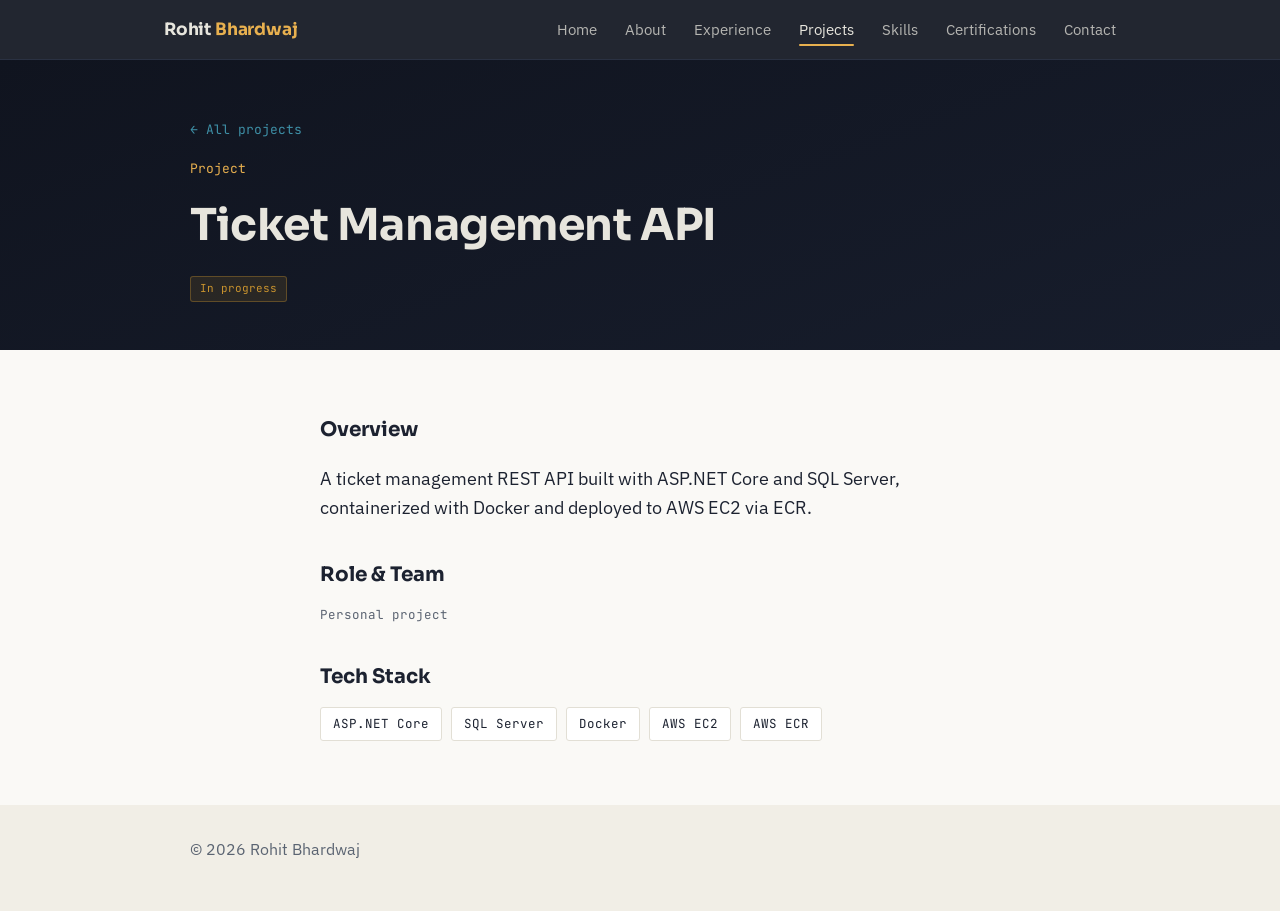
<file: projects/ticket-management-api.html>
<!DOCTYPE html>
<html lang="en">
<head>
<meta charset="UTF-8">
<meta name="viewport" content="width=device-width, initial-scale=1.0">
<title>Ticket Management API — Rohit Bhardwaj</title>
<link rel="preconnect" href="https://fonts.googleapis.com">
<link rel="preconnect" href="https://fonts.gstatic.com" crossorigin>
<link href="https://fonts.googleapis.com/css2?family=Sora:wght@600;700&family=IBM+Plex+Sans:wght@400;500;600&family=JetBrains+Mono:wght@400;500&display=swap" rel="stylesheet">
<link rel="icon" href="../favicon/favicon.svg" type="image/svg+xml">
<link rel="icon" href="../favicon/favicon.ico" sizes="any">
<link rel="icon" href="../favicon/favicon-16x16.png" sizes="16x16" type="image/png">
<link rel="icon" href="../favicon/favicon-32x32.png" sizes="32x32" type="image/png">
<link rel="apple-touch-icon" href="../favicon/apple-touch-icon.png">
<link rel="stylesheet" href="../css/style.css">
</head>
<body>

<nav class="nav">
  <div class="nav-inner">
    <div class="nav-logo">Rohit <span>Bhardwaj</span></div>
    <ul class="nav-links">
      <li><a href="../index.html">Home</a></li>
      <li><a href="../about.html">About</a></li>
      <li><a href="../experience.html">Experience</a></li>
      <li><a href="index.html" class="active">Projects</a></li>
      <li><a href="../skills.html">Skills</a></li>
      <li><a href="../certifications.html">Certifications</a></li>
      <li><a href="../contact.html">Contact</a></li>
    </ul>
    <button class="nav-toggle" aria-label="Toggle menu"><span></span><span></span><span></span></button>
  </div>
</nav>

<header class="page-header">
  <div class="page-header-inner">
    <a class="project-detail-back" href="index.html">&larr; All projects</a>
    <p class="page-kicker">Project</p>
    <h1 class="page-title">Ticket Management API</h1>
    <p class="project-detail-status"><span class="tag tag--progress">In progress</span></p>
  </div>
</header>

<main>
  <section class="section">
    <div class="section-inner narrow">

      <div class="project-section">
        <h2>Overview</h2>
        <p class="lead">
          A ticket management REST API built with ASP.NET Core and SQL
          Server, containerized with Docker and deployed to AWS EC2 via ECR.
        </p>
      </div>

      <div class="project-section">
        <h2>Role &amp; Team</h2>
        <p class="timeline-meta">Personal project</p>
      </div>

      <div class="project-section">
        <h2>Tech Stack</h2>
        <ul class="pill-list">
          <li>ASP.NET Core</li><li>SQL Server</li><li>Docker</li><li>AWS EC2</li><li>AWS ECR</li>
        </ul>
      </div>

    </div>
  </section>
</main>

<footer class="footer">
  <div class="section-inner">
    <span class="dim">&copy; 2026 Rohit Bhardwaj</span>
  </div>
</footer>

<script src="../js/main.js"></script>
</body>
</html>
</file>
<file: css/style.css>
:root {
  --ink: #10141F;
  --ink-soft: #171D2C;
  --paper: #FAF9F6;
  --paper-2: #F1EEE6;
  --line: #E2DFD5;
  --line-dark: #2A3142;
  --text: #1C2230;
  --text-dim: #5B6472;
  --board-text: #E7E5DD;
  --cyan: #3E8FA6;
  --cyan-bright: #6FC3D9;
  --gold: #C9932E;
  --gold-bright: #E8B04F;

  --font-display: 'Sora', sans-serif;
  --font-body: 'IBM Plex Sans', sans-serif;
  --font-mono: 'JetBrains Mono', monospace;
}

* { box-sizing: border-box; }
html { scroll-behavior: smooth; }

body {
  margin: 0;
  background: var(--paper);
  color: var(--text);
  font-family: var(--font-body);
  font-size: 16px;
  line-height: 1.6;
  -webkit-font-smoothing: antialiased;
}

a { color: var(--cyan); text-decoration: none; }
a:hover { color: var(--cyan-bright); }

h1, h2, h3 { font-family: var(--font-display); margin: 0; }

/* ================= Nav ================= */

.nav {
  position: sticky;
  top: 0;
  z-index: 50;
  background: rgba(16, 20, 31, 0.92);
  backdrop-filter: blur(8px);
  border-bottom: 1px solid var(--line-dark);
}
.nav-inner {
  max-width: 1000px;
  margin: 0 auto;
  padding: 16px 24px;
  display: flex;
  justify-content: space-between;
  align-items: center;
}
.nav-logo {
  font-family: var(--font-display);
  font-weight: 700;
  font-size: 17px;
  color: var(--board-text);
  letter-spacing: -0.01em;
}
.nav-logo span { color: var(--gold-bright); }
.nav-links {
  display: flex;
  gap: 28px;
  list-style: none;
  margin: 0;
  padding: 0;
}
.nav-links a {
  color: var(--board-text);
  font-size: 14.5px;
  opacity: 0.75;
  position: relative;
  padding-bottom: 3px;
  transition: opacity 0.2s ease;
}
.nav-links a:hover, .nav-links a.active { opacity: 1; }
.nav-links a.active::after {
  content: "";
  position: absolute;
  left: 0; right: 0; bottom: -4px;
  height: 2px;
  background: var(--gold-bright);
  border-radius: 2px;
}
.nav-toggle {
  display: none;
  flex-direction: column;
  gap: 5px;
  background: none;
  border: none;
  cursor: pointer;
  padding: 6px;
}
.nav-toggle span {
  width: 22px; height: 2px;
  background: var(--board-text);
  border-radius: 2px;
  transition: transform 0.25s ease, opacity 0.25s ease;
}

/* ================= Page header (inner pages) ================= */

.page-header {
  background: linear-gradient(160deg, var(--ink) 0%, var(--ink-soft) 100%);
  color: var(--board-text);
  padding: 56px 24px 48px;
}
.page-header-inner { max-width: 900px; margin: 0 auto; }
.page-kicker {
  font-family: var(--font-mono);
  font-size: 13px;
  color: var(--gold-bright);
  margin: 0 0 10px;
}
.page-title {
  font-size: clamp(30px, 4.5vw, 44px);
  font-weight: 700;
  letter-spacing: -0.01em;
  margin: 0 0 14px;
  max-width: 16ch;
}
.page-lead {
  max-width: 58ch;
  color: rgba(231, 229, 221, 0.72);
  font-size: 17px;
  margin: 0;
}

/* ================= Hero (home only) ================= */

.hero {
  background: linear-gradient(160deg, var(--ink) 0%, var(--ink-soft) 100%);
  color: var(--board-text);
  padding: 64px 24px 72px;
  overflow: hidden;
  position: relative;
}
.hero-inner {
  max-width: 900px;
  margin: 0 auto;
  display: grid;
  grid-template-columns: 1.1fr 1fr;
  gap: 48px;
  align-items: center;
}
.hero-eyebrow {
  font-family: var(--font-mono);
  font-size: 13px;
  color: var(--cyan-bright);
  margin: 0 0 14px;
}
.hero-title {
  font-size: clamp(32px, 5vw, 48px);
  font-weight: 700;
  line-height: 1.15;
  letter-spacing: -0.01em;
  margin: 0 0 18px;
}
.hero-title .accent { color: var(--gold-bright); }
.hero-sub {
  font-size: 17px;
  color: rgba(231, 229, 221, 0.75);
  max-width: 46ch;
  margin: 0 0 28px;
}
.hero-actions { display: flex; gap: 14px; flex-wrap: wrap; }
.btn {
  display: inline-block;
  font-family: var(--font-body);
  font-weight: 500;
  font-size: 14.5px;
  padding: 11px 22px;
  border-radius: 3px;
  transition: transform 0.15s ease, box-shadow 0.15s ease;
}
.btn-primary {
  background: var(--gold-bright);
  color: var(--ink);
}
.btn-primary:hover { transform: translateY(-2px); box-shadow: 0 8px 20px rgba(232, 176, 79, 0.25); color: var(--ink); }
.btn-outline {
  border: 1px solid rgba(231, 229, 221, 0.3);
  color: var(--board-text);
}
.btn-outline:hover { border-color: var(--cyan-bright); color: var(--cyan-bright); transform: translateY(-2px); }

/* Terminal */
.terminal {
  background: #0B0E17;
  border: 1px solid var(--line-dark);
  border-radius: 6px;
  overflow: hidden;
  box-shadow: 0 20px 50px rgba(0,0,0,0.35);
}
.terminal-bar {
  display: flex;
  align-items: center;
  gap: 7px;
  padding: 10px 14px;
  background: #12172400;
  border-bottom: 1px solid var(--line-dark);
}
.terminal-dot { width: 10px; height: 10px; border-radius: 50%; }
.terminal-dot.red { background: #E0605A; }
.terminal-dot.yellow { background: #E8B04F; }
.terminal-dot.green { background: #5FBF8F; }
.terminal-body {
  padding: 20px 18px;
  font-family: var(--font-mono);
  font-size: 13.5px;
  line-height: 1.8;
  min-height: 220px;
  color: #C7D0DE;
}
.terminal-body .prompt { color: var(--cyan-bright); }
.terminal-body .key { color: var(--gold-bright); }
.terminal-body .out { color: #8B95A6; }
.cursor {
  display: inline-block;
  width: 8px; height: 15px;
  background: var(--cyan-bright);
  margin-left: 2px;
  vertical-align: text-bottom;
  animation: blink 1s step-end infinite;
}
@keyframes blink { 50% { opacity: 0; } }

/* ================= Sections ================= */

.section { padding: 64px 24px; border-bottom: 1px solid var(--line); }
.section:last-of-type { border-bottom: none; }
.section-inner { max-width: 900px; margin: 0 auto; }
.section-inner.narrow { max-width: 640px; }
.eyebrow-text { font-family: var(--font-mono); font-size: 13px; color: var(--text-dim); margin: 0 0 18px; }
.lead { font-size: 18px; line-height: 1.65; max-width: 62ch; }

/* ================= Timeline (Experience) ================= */

.timeline { border-left: 2px solid var(--line); padding-left: 28px; margin-left: 4px; }
.timeline-entry { position: relative; margin-bottom: 40px; }
.timeline-entry:last-child { margin-bottom: 0; }
.timeline-entry::before {
  content: "";
  position: absolute;
  left: -34px; top: 5px;
  width: 11px; height: 11px;
  border-radius: 50%;
  background: var(--paper);
  border: 2px solid var(--gold);
}
.timeline-entry h3 { font-size: 19px; margin: 0 0 3px; }
.timeline-meta { font-family: var(--font-mono); font-size: 12.5px; color: var(--text-dim); margin: 0 0 12px; }
.timeline-entry ul { margin: 0; padding-left: 20px; }
.timeline-entry li { margin-bottom: 7px; }

/* ================= Skill groups ================= */

.skill-group { margin-bottom: 30px; }
.skill-group h3 { font-size: 16px; color: var(--text); margin: 0 0 12px; font-weight: 600; }
.pill-list { list-style: none; display: flex; flex-wrap: wrap; gap: 9px; padding: 0; margin: 0; }
.pill-list li {
  font-family: var(--font-mono);
  font-size: 12.5px;
  color: var(--text);
  border: 1px solid var(--line);
  background: #fff;
  padding: 6px 12px;
  border-radius: 3px;
  transition: border-color 0.2s ease, color 0.2s ease;
}
.pill-list li:hover { border-color: var(--cyan); color: var(--cyan); }

.matrix-table { width: 100%; border-collapse: collapse; font-size: 15px; }
.matrix-table th, .matrix-table td { text-align: left; padding: 12px 16px 12px 0; border-bottom: 1px solid var(--line); }
.matrix-table th { font-family: var(--font-mono); font-size: 12px; color: var(--text-dim); font-weight: 500; }

/* ================= Certification cards ================= */

.cert-grid { display: grid; grid-template-columns: repeat(auto-fit, minmax(230px, 1fr)); gap: 18px; }
.cert-card {
  border: 1px solid var(--line);
  border-radius: 4px;
  padding: 22px;
  background: #fff;
  transition: box-shadow 0.2s ease, transform 0.2s ease;
}
.cert-card:hover { box-shadow: 0 10px 26px rgba(16,20,31,0.08); transform: translateY(-3px); }
.tag { display: inline-block; font-family: var(--font-mono); font-size: 11px; padding: 3px 9px; border-radius: 3px; }
.tag--done { background: rgba(63,143,166,0.1); color: var(--cyan); border: 1px solid rgba(63,143,166,0.3); }
.tag--progress { background: rgba(201,147,46,0.12); color: var(--gold); border: 1px solid rgba(201,147,46,0.35); }
.cert-card h3 { font-size: 17px; margin: 12px 0 4px; }
.cert-card p { margin: 0 0 3px; font-size: 13.5px; color: var(--text-dim); }
.cert-verify { font-size: 12.5px; margin-top: 10px; display: inline-block; }

/* ================= Project cards (Projects hub) ================= */

.project-grid { display: grid; grid-template-columns: repeat(auto-fit, minmax(260px, 1fr)); gap: 18px; }
.project-card {
  display: flex;
  flex-direction: column;
  border: 1px solid var(--line);
  border-radius: 4px;
  padding: 22px;
  background: #fff;
  color: inherit;
  text-decoration: none;
  transition: box-shadow 0.2s ease, transform 0.2s ease;
}
.project-card:hover { box-shadow: 0 10px 26px rgba(16,20,31,0.08); transform: translateY(-3px); color: inherit; }
.project-card h3 { font-size: 17px; margin: 12px 0 4px; color: var(--text); }
.project-card .timeline-meta { margin: 0 0 10px; }
.project-teaser { margin: 0 0 14px; font-size: 14px; color: var(--text-dim); line-height: 1.55; }
.project-card .pill-list { margin-bottom: 16px; }

/* ================= Project detail ================= */

.project-detail-back { display: inline-block; font-family: var(--font-mono); font-size: 13px; margin-bottom: 18px; }
.project-detail-status { margin: 14px 0 0; }
.project-section { margin-bottom: 36px; }
.project-section:last-child { margin-bottom: 0; }
.project-section h2 { font-size: 20px; margin: 0 0 14px; }
.project-deliverables { margin: 0; padding-left: 20px; }
.project-deliverables li { margin-bottom: 7px; }
.project-section .cert-verify { font-size: 16px; }

/* ================= About / Contact ================= */

.contact-links { display: flex; gap: 28px; flex-wrap: wrap; margin-top: 24px; font-family: var(--font-mono); font-size: 14px; }
.contact-link { display: flex; align-items: center; gap: 10px; padding: 10px 4px; transition: color 0.2s ease; }
.contact-link svg { width: 22px; height: 22px; flex-shrink: 0; color: var(--text-dim); transition: color 0.2s ease; }
.contact-link:hover svg { color: var(--cyan); }

/* ================= Footer ================= */

.footer { padding: 32px 24px 48px; background: var(--paper-2); }
.dim { color: var(--text-dim); }

/* ================= Responsive ================= */

@media (max-width: 760px) {
  .hero-inner { grid-template-columns: 1fr; }
  .nav-links {
    position: absolute;
    top: 100%; left: 0; right: 0;
    flex-direction: column;
    background: var(--ink);
    padding: 18px 24px;
    gap: 16px;
    border-bottom: 1px solid var(--line-dark);
    transform: translateY(-8px);
    opacity: 0;
    pointer-events: none;
    transition: transform 0.2s ease, opacity 0.2s ease;
  }
  .nav-links.open { transform: translateY(0); opacity: 1; pointer-events: auto; }
  .nav-toggle { display: flex; }
}

@media (prefers-reduced-motion: reduce) {
  html { scroll-behavior: auto; }
  .cursor { animation: none; }
}

a:focus-visible, button:focus-visible {
  outline: 2px solid var(--gold);
  outline-offset: 2px;
}
</file>
